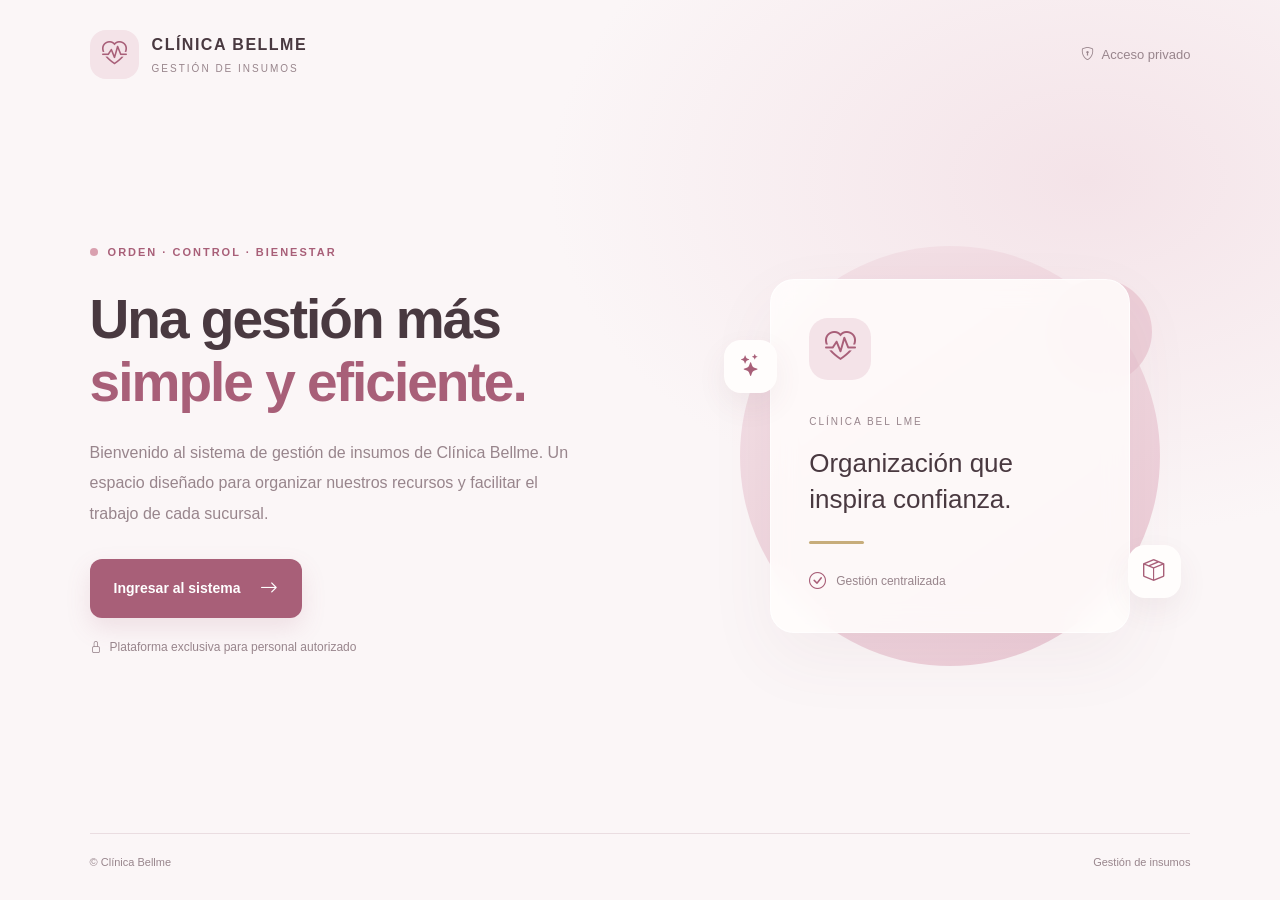
<file: index.html>
<!DOCTYPE html>
<html lang="es">
<head>
    <meta charset="UTF-8">
    <meta name="viewport" content="width=device-width, initial-scale=1.0">

    <title>Bienvenido | Clínica Bellme</title>

    <!-- Bootstrap -->
    <link href="https://cdn.jsdelivr.net/npm/bootstrap@5.3.3/dist/css/bootstrap.min.css"
          rel="stylesheet">

    <!-- Iconos -->
    <link rel="stylesheet"
          href="https://cdn.jsdelivr.net/npm/bootstrap-icons@1.11.3/font/bootstrap-icons.min.css">

    <!-- Nuestros estilos -->
    <link rel="stylesheet" href="Css/inicio.css">
    
</head>

<body class="inicio-bellme">

    <main class="bienvenida">

        <header class="bienvenida-header">
            <a href="index.html" class="marca-bellme">
                <span class="marca-icono">
                    <i class="bi bi-heart-pulse"></i>
                </span>

                <span class="marca-texto">
                    <strong>CLÍNICA BELLME</strong>
                    <small>GESTIÓN DE INSUMOS</small>
                </span>
            </a>

            <span class="acceso-privado">
                <i class="bi bi-shield-lock"></i>
                Acceso privado
            </span>
        </header>

        <section class="bienvenida-contenido">

            <div class="bienvenida-texto">

                <span class="bienvenida-etiqueta">
                    <span class="punto-decorativo"></span>
                    ORDEN · CONTROL · BIENESTAR
                </span>

                <h1>
                    Una gestión más
                    <span>simple y eficiente.</span>
                </h1>

                <p class="bienvenida-descripcion">
                    Bienvenido al sistema de gestión de insumos
                    de Clínica Bellme. Un espacio diseñado para
                    organizar nuestros recursos y facilitar el
                    trabajo de cada sucursal.
                </p>

                <a href="login.html" class="boton-ingresar">
                    Ingresar al sistema
                    <i class="bi bi-arrow-right"></i>
                </a>

                <p class="bienvenida-nota">
                    <i class="bi bi-lock"></i>
                    Plataforma exclusiva para personal autorizado
                </p>

            </div>

            <div class="bienvenida-visual" aria-hidden="true">

                <div class="visual-circulo visual-circulo-grande"></div>
                <div class="visual-circulo visual-circulo-pequeno"></div>

                <div class="visual-tarjeta">
                    <div class="visual-icono">
                        <i class="bi bi-heart-pulse"></i>
                    </div>

                    <span class="visual-subtitulo">
                        CLÍNICA BEL LME
                    </span>

                    <h2>Organización que inspira confianza.</h2>

                    <div class="visual-linea"></div>

                    <div class="visual-pie">
                        <i class="bi bi-check-circle"></i>
                        <span>Gestión centralizada</span>
                    </div>
                </div>

                <span class="detalle-flotante detalle-superior">
                    <i class="bi bi-stars"></i>
                </span>

                <span class="detalle-flotante detalle-inferior">
                    <i class="bi bi-box-seam"></i>
                </span>

            </div>

        </section>

        <footer class="bienvenida-footer">
            <span>© Clínica Bellme</span>
            <span>Gestión de insumos</span>
        </footer>

    </main>

</body>
</html>
</file>
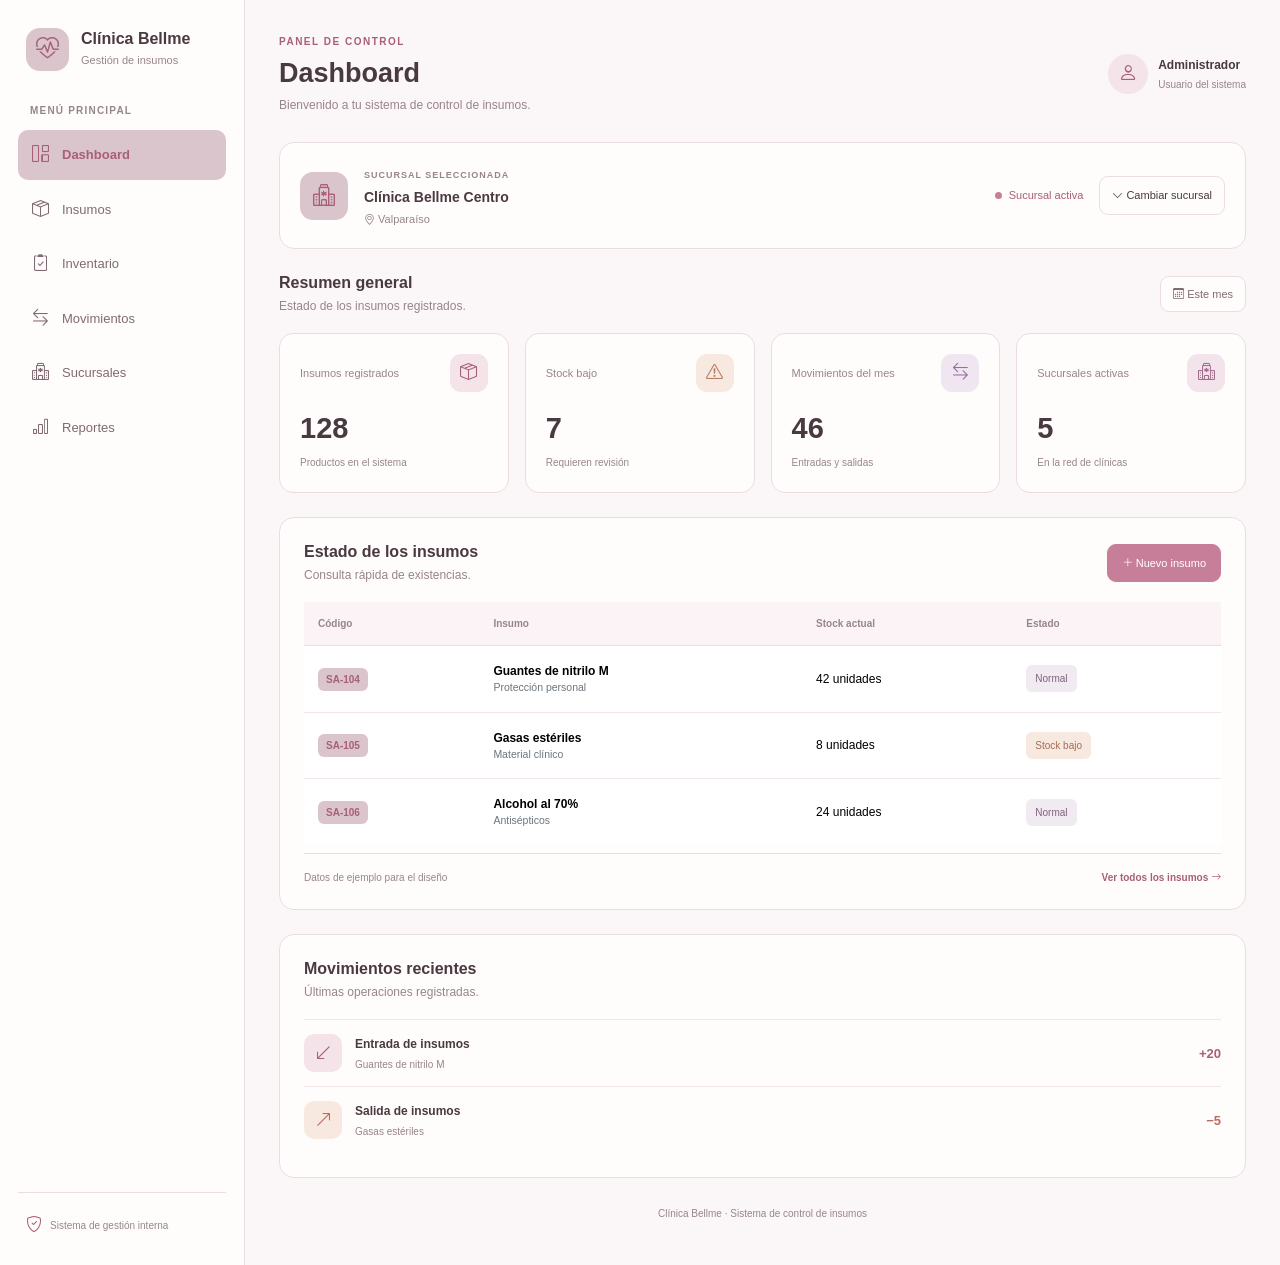
<file: dashboard.html>
<!DOCTYPE html>
<html lang="es">
<head>
    <meta charset="UTF-8">
    <meta name="viewport" content="width=device-width, initial-scale=1.0">

    <title>Control de Insumos | Clínica Bellme</title>

    <!-- Bootstrap 5 -->
    <link
        href="https://cdn.jsdelivr.net/npm/bootstrap@5.3.3/dist/css/bootstrap.min.css"
        rel="stylesheet"
    >

    <!-- Iconos -->
    <link
        href="https://cdn.jsdelivr.net/npm/bootstrap-icons@1.11.3/font/bootstrap-icons.min.css"
        rel="stylesheet"
    >

    <!-- Nuestros estilos -->
    <link rel="stylesheet" href="Css/dashboard.css">
</head>

<body>

<div class="app-container">

    <!-- MENÚ LATERAL -->
    <aside class="sidebar" id="sidebar">
        <!-- Botón para cerrar el menú móvil -->
        <div class="brand">
            <div class="brand-icon">
                <i class="bi bi-heart-pulse"></i>
            </div>

            <div class="brand-text">
                <h5>Clínica Bellme</h5>
                <small>Gestión de insumos</small>
            </div>
            <button class="menu-close" id="menuClose" type="button" aria-label="Cerrar menú de navegación">
                <i class="bi bi-x-lg"></i>
            </button>
        </div>

        <div class="menu-label">MENÚ PRINCIPAL</div>

        <nav class="nav flex-column">
            <a class="nav-link active" href="dashboard.html">
                <i class="bi bi-grid-1x2"></i>
                Dashboard
            </a>

            <a class="nav-link" href="insumos.html">
                <i class="bi bi-box-seam"></i>
                Insumos
            </a>

            <a class="nav-link" href="#">
                <i class="bi bi-clipboard2-check"></i>
                Inventario
            </a>

            <a class="nav-link" href="#">
                <i class="bi bi-arrow-left-right"></i>
                Movimientos
            </a>

            <a class="nav-link" href="#">
                <i class="bi bi-hospital"></i>
                Sucursales
            </a>

            <a class="nav-link" href="#">
                <i class="bi bi-bar-chart"></i>
                Reportes
            </a>
        </nav>

        <div class="sidebar-footer">
            <i class="bi bi-shield-check"></i>
            <span>Sistema de gestión interna</span>
        </div>
    </aside>

    <!-- CONTENIDO PRINCIPAL -->
    <main class="main-content">

        <!-- ENCABEZADO -->
        <header class="topbar">
            <button class="menu-toggle" id="menuToggle" type="button" aria-label="Abrir menú de navegación" aria-controls="sidebar" aria-expanded="false">
                <i class="bi bi-list"></i>
            </button>
            <div>
                <p class="eyebrow">PANEL DE CONTROL</p>
                <h2>Dashboard</h2>
                <p class="subtitle">
                    Bienvenido a tu sistema de control de insumos.
                </p>
            </div>

            <div class="user-profile">
                <div class="user-avatar">
                    <i class="bi bi-person"></i>
                </div>

                <div>
                    <strong>Administrador</strong>
                    <small>Usuario del sistema</small>
                </div>
            </div>
        </header>

        <!-- SELECTOR DE SUCURSAL -->
        <section class="branch-panel">
            <div class="branch-icon">
                <i class="bi bi-hospital"></i>
            </div>

            <div class="branch-info">
                <small>SUCURSAL SELECCIONADA</small>
                <h5>Clínica Bellme Centro</h5>
                <p>
                    <i class="bi bi-geo-alt"></i>
                    Valparaíso
                </p>
            </div>

            <div class="branch-status">
                <span class="status-dot"></span>
                Sucursal activa
            </div>

            <button class="btn btn-branch" type="button">
                <i class="bi bi-chevron-down"></i>
                Cambiar sucursal
            </button>
        </section>

        <!-- INDICADORES -->
        <section class="mt-4">
            <div class="section-heading">
                <div>
                    <h4>Resumen general</h4>
                    <p>Estado de los insumos registrados.</p>
                </div>

                <span class="period-label">
                    <i class="bi bi-calendar3"></i>
                    Este mes
                </span>
            </div>

            <div class="row g-3">

                <div class="col-12 col-sm-6 col-xl-3">
                    <div class="metric-card">
                        <div class="metric-top">
                            <span>Insumos registrados</span>
                            <div class="metric-icon icon-green">
                                <i class="bi bi-box-seam"></i>
                            </div>
                        </div>

                        <h3>128</h3>
                        <small>Productos en el sistema</small>
                    </div>
                </div>

                <div class="col-12 col-sm-6 col-xl-3">
                    <div class="metric-card">
                        <div class="metric-top">
                            <span>Stock bajo</span>
                            <div class="metric-icon icon-orange">
                                <i class="bi bi-exclamation-triangle"></i>
                            </div>
                        </div>

                        <h3>7</h3>
                        <small>Requieren revisión</small>
                    </div>
                </div>

                <div class="col-12 col-sm-6 col-xl-3">
                    <div class="metric-card">
                        <div class="metric-top">
                            <span>Movimientos del mes</span>
                            <div class="metric-icon icon-blue">
                                <i class="bi bi-arrow-left-right"></i>
                            </div>
                        </div>

                        <h3>46</h3>
                        <small>Entradas y salidas</small>
                    </div>
                </div>

                <div class="col-12 col-sm-6 col-xl-3">
                    <div class="metric-card">
                        <div class="metric-top">
                            <span>Sucursales activas</span>
                            <div class="metric-icon icon-purple">
                                <i class="bi bi-hospital"></i>
                            </div>
                        </div>

                        <h3>5</h3>
                        <small>En la red de clínicas</small>
                    </div>
                </div>

            </div>
        </section>

        <!-- TABLA DE INSUMOS -->
        <section class="content-panel mt-4">
            <div class="panel-heading">
                <div>
                    <h4>Estado de los insumos</h4>
                    <p>Consulta rápida de existencias.</p>
                </div>

                <button class="btn btn-primary-custom" type="button">
                    <i class="bi bi-plus-lg"></i>
                    Nuevo insumo
                </button>
            </div>

            <div class="table-responsive">
                <table class="table align-middle inventory-table">
                    <thead>
                        <tr>
                            <th>Código</th>
                            <th>Insumo</th>
                            <th>Stock actual</th>
                            <th>Estado</th>
                        </tr>
                    </thead>

                    <tbody>
                        <tr>
                            <td><span class="product-code">SA-104</span></td>
                            <td>
                                <strong>Guantes de nitrilo M</strong>
                                <small class="d-block text-secondary">
                                    Protección personal
                                </small>
                            </td>
                            <td>42 unidades</td>
                            <td>
                                <span class="stock-badge stock-normal">
                                    Normal
                                </span>
                            </td>
                        </tr>

                        <tr>
                            <td><span class="product-code">SA-105</span></td>
                            <td>
                                <strong>Gasas estériles</strong>
                                <small class="d-block text-secondary">
                                    Material clínico
                                </small>
                            </td>
                            <td>8 unidades</td>
                            <td>
                                <span class="stock-badge stock-low">
                                    Stock bajo
                                </span>
                            </td>
                        </tr>

                        <tr>
                            <td><span class="product-code">SA-106</span></td>
                            <td>
                                <strong>Alcohol al 70%</strong>
                                <small class="d-block text-secondary">
                                    Antisépticos
                                </small>
                            </td>
                            <td>24 unidades</td>
                            <td>
                                <span class="stock-badge stock-normal">
                                    Normal
                                </span>
                            </td>
                        </tr>
                    </tbody>
                </table>
            </div>

            <div class="table-footer">
                <span>Datos de ejemplo para el diseño</span>
                <a href="#">Ver todos los insumos
                    <i class="bi bi-arrow-right"></i>
                </a>
            </div>
        </section>

        <!-- MOVIMIENTOS RECIENTES -->
        <section class="content-panel mt-4">
            <div class="panel-heading">
                <div>
                    <h4>Movimientos recientes</h4>
                    <p>Últimas operaciones registradas.</p>
                </div>
            </div>

            <div class="movement-row">
                <div class="movement-icon entry">
                    <i class="bi bi-arrow-down-left"></i>
                </div>

                <div class="movement-info">
                    <strong>Entrada de insumos</strong>
                    <small>Guantes de nitrilo M</small>
                </div>

                <span class="movement-quantity quantity-entry">+20</span>
            </div>

            <div class="movement-row">
                <div class="movement-icon exit">
                    <i class="bi bi-arrow-up-right"></i>
                </div>

                <div class="movement-info">
                    <strong>Salida de insumos</strong>
                    <small>Gasas estériles</small>
                </div>

                <span class="movement-quantity quantity-exit">−5</span>
            </div>
        </section>

        <footer class="app-footer">
            Clínica Bellme · Sistema de control de insumos
        </footer>

    </main>
</div>

    <!-- JavaScript del menú hamburguesa -->
    <script src="Js/dashboard.js"></script>

</body>
</html>
</file>
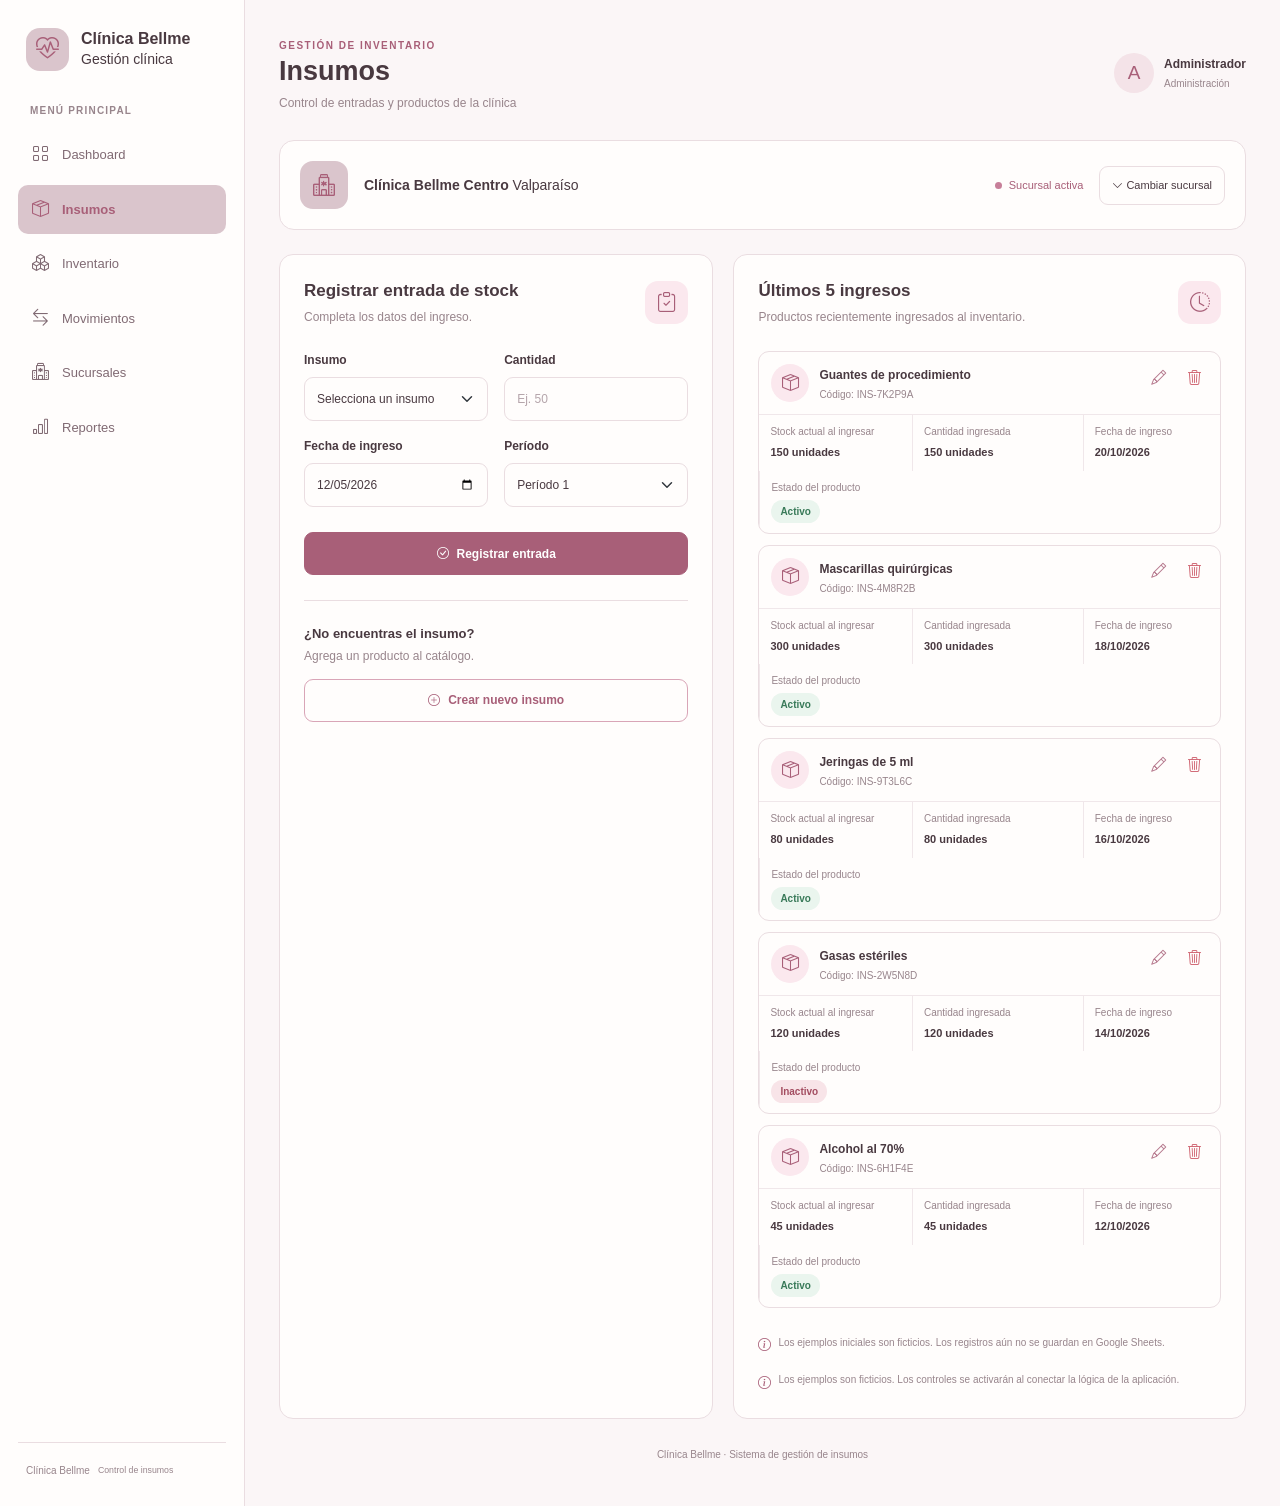
<file: insumos.html>
<!DOCTYPE html>
<html lang="es">
<head>
  <meta charset="UTF-8">
  <meta name="viewport" content="width=device-width, initial-scale=1.0">

  <title>Insumos | Clínica Bellme</title>

  <!-- Bootstrap -->
  <link
    href="https://cdn.jsdelivr.net/npm/bootstrap@5.3.3/dist/css/bootstrap.min.css"
    rel="stylesheet"
  >

  <!-- Iconos -->
  <link
    href="https://cdn.jsdelivr.net/npm/bootstrap-icons@1.11.3/font/bootstrap-icons.min.css"
    rel="stylesheet"
  >

  <!-- Estilos originales y estilos de Insumos -->
  <link rel="stylesheet" href="Css/dashboard.css">
  <link rel="stylesheet" href="Css/insumos.css">
</head>

<body>

  <div class="app-container">

    <!-- MENÚ LATERAL: MISMA ESTRUCTURA DEL DASHBOARD -->
    <aside class="sidebar" id="sidebar">

      <div class="brand">
        <!-- Conserva aquí el logo original del Dashboard -->
        <div class="brand-icon">
          <i class="bi bi-heart-pulse"></i>
        </div>

        <div class="brand-info">
          <h5>Clínica Bellme</h5>
          <span>Gestión clínica</span>
        </div>
        <button class="menu-close" id="menuClose" type="button" aria-label="Cerrar menú de navegación">
              <i class="bi bi-x-lg"></i>
        </button>
      </div>

      <div class="menu-label">MENÚ PRINCIPAL</div>

      <nav class="nav flex-column">

        <a class="nav-link" href="dashboard.html">
          <i class="bi bi-grid"></i>
          <span>Dashboard</span>
        </a>

        <a class="nav-link active" href="insumos.html">
          <i class="bi bi-box-seam"></i>
          <span>Insumos</span>
        </a>

        <a class="nav-link" href="inventario.html">
          <i class="bi bi-boxes"></i>
          <span>Inventario</span>
        </a>

        <a class="nav-link" href="movimientos.html">
          <i class="bi bi-arrow-left-right"></i>
          <span>Movimientos</span>
        </a>

        <a class="nav-link" href="sucursales.html">
          <i class="bi bi-hospital"></i>
          <span>Sucursales</span>
        </a>

        <a class="nav-link" href="reportes.html">
          <i class="bi bi-bar-chart"></i>
          <span>Reportes</span>
        </a>

      </nav>

      <div class="sidebar-footer">
        <span>Clínica Bellme</span>
        <small>Control de insumos</small>
      </div>

    </aside>

    <!-- CONTENIDO PRINCIPAL -->
    <main class="main-content">

      <!-- BARRA SUPERIOR: SIN CAMPANA DE NOTIFICACIONES -->
      <header class="topbar">
        <button class="menu-toggle" id="menuToggle" type="button" aria-label="Abrir menú de navegación" aria-controls="sidebar" aria-expanded="false">
                <i class="bi bi-list"></i>
        </button>
        <div>
          <span class="eyebrow">GESTIÓN DE INVENTARIO</span>
          <h2>Insumos</h2>
          <p class="subtitle">
            Control de entradas y productos de la clínica
          </p>
        </div>

        <div class="user-profile">
          <div class="user-avatar">A</div>

          <div>
            <strong id="nombreUsuario">Administrador</strong>
            <small>Administración</small>
          </div>
        </div>

      </header>

      <!-- SUCURSAL: MISMO TIPO DE PANEL DEL DASHBOARD -->
      <section class="branch-panel">

        <div class="branch-icon">
          <i class="bi bi-hospital"></i>
        </div>

        <div class="branch-info">
          <strong>Clínica Bellme Centro</strong>
          <span>Valparaíso</span>
        </div>

        <div class="branch-status">
          <span class="status-dot"></span>
          Sucursal activa
        </div>

        <button
          type="button"
          class="btn-branch"
          id="btnCambiarSucursal"
        >
          <i class="bi bi-chevron-down"></i>
          Cambiar sucursal
        </button>

      </section>

      <!-- DISTRIBUCIÓN EN DOS COLUMNAS -->
      <section class="insumos-layout">

        <!-- COLUMNA IZQUIERDA -->
        <div class="content-panel panel-entrada">

          <div class="panel-heading insumos-panel-heading">
            <div>
                <h5>Registrar entrada de stock</h5>
                <p>Completa los datos del ingreso.</p>
            </div>
            
            <div class="form-section-icon">
                <i class="bi bi-clipboard-check"></i>
            </div>
          </div>

          <form id="formularioEntrada">

            <div class="row g-3">

              <div class="col-12 col-md-6">
                <label for="insumoEntrada" class="form-label">
                  Insumo
                </label>

                <select
                  class="form-select"
                  id="insumoEntrada"
                  required
                >
                  <option value="">Selecciona un insumo</option>
                </select>
              </div>

              <div class="col-12 col-md-6">
                <label for="cantidadEntrada" class="form-label">
                  Cantidad
                </label>

                <input
                  type="number"
                  class="form-control"
                  id="cantidadEntrada"
                  min="1"
                  step="1"
                  placeholder="Ej. 50"
                  required
                >
              </div>

              <div class="col-12 col-md-6">
                <label for="fechaEntrada" class="form-label">
                  Fecha de ingreso
                </label>

                <input
                  type="date"
                  class="form-control"
                  id="fechaEntrada"
                  required
                >
              </div>

              <div class="col-12 col-md-6">
                <label for="periodoEntrada" class="form-label">
                  Período
                </label>

                <select
                  class="form-select"
                  id="periodoEntrada"
                  required
                >
                  <option value="1">Período 1</option>
                  <option value="2">Período 2</option>
                </select>
              </div>

            </div>

            <div
              id="mensajeEntrada"
              class="form-message"
              role="status"
              aria-live="polite"
            ></div>

            <div class="form-actions entrada-actions">
              <button
                type="submit"
                class="btn btn-primary-custom w-100"
              >
                <i class="bi bi-check-circle me-2"></i>
                Registrar entrada
              </button>
            </div>

          </form>

          <div class="form-divider"></div>

          <!-- CREAR NUEVO INSUMO -->
          <div class="crear-insumo-action">

            <div>
              <h6>¿No encuentras el insumo?</h6>
              <p>Agrega un producto al catálogo.</p>
            </div>

            <button
              type="button"
              class="btn btn-outline-custom"
              id="btnMostrarFormulario"
              aria-expanded="false"
              aria-controls="contenedorNuevoInsumo"
            >
              <i class="bi bi-plus-circle me-2"></i>
              Crear nuevo insumo
            </button>

          </div>

          <div id="contenedorNuevoInsumo" hidden>

            <div class="form-divider"></div>

            <div class="panel-heading">
              <div>
                <h5>Nuevo insumo</h5>
                <p>Completa la información del producto.</p>
              </div>
            </div>

            <form id="formularioProducto">

              <div class="mb-3">
                <label for="nombreInsumo" class="form-label">
                  Nombre del insumo
                </label>

                <input
                  type="text"
                  class="form-control"
                  id="nombreInsumo"
                  maxlength="100"
                  placeholder="Ej. Guantes de procedimiento"
                  required
                >
              </div>

              <div class="mb-3">
                <label for="stockInicial" class="form-label">
                  Stock inicial
                </label>

                <input
                  type="number"
                  class="form-control"
                  id="stockInicial"
                  min="0"
                  step="1"
                  value="0"
                  required
                >
              </div>

              <div class="mb-3">
                <label for="estadoInsumo" class="form-label">
                  Estado del producto
                </label>

                <select
                  class="form-select"
                  id="estadoInsumo"
                  required
                >
                  <option value="activo">Activo</option>
                  <option value="inactivo">Inactivo</option>
                </select>
              </div>

              <div
                id="mensajeProducto"
                class="form-message"
                role="status"
                aria-live="polite"
              ></div>

              <div class="form-actions">

                <button
                  type="button"
                  class="btn btn-secondary-custom"
                  id="btnCancelarInsumo"
                >
                  Cancelar
                </button>

                <button
                  type="submit"
                  class="btn btn-primary-custom"
                >
                  <i class="bi bi-check-circle me-2"></i>
                  Guardar insumo
                </button>

              </div>

            </form>

          </div>

        </div>

        <!-- COLUMNA DERECHA -->
        <div class="content-panel panel-ultimos-ingresos">

          <div class="panel-heading insumos-panel-heading">
            <div>
              <h5>Últimos 5 ingresos</h5>
              <p>Productos recientemente ingresados al inventario.</p>
            </div>

            <div class="form-section-icon">
                <i class="bi bi-clock-history"></i>
              </div>
          </div>

          <div
            id="listaUltimosInsumos"
            class="recent-products"
            aria-live="polite"
          >

            <!-- Datos ficticios de presentación.
                 JavaScript podrá reemplazarlos por registros reales. -->

            <article class="recent-product">

              <div class="recent-product-header">
                <div class="recent-product-icon">
                  <i class="bi bi-box-seam"></i>
                </div>

                <div class="recent-product-info">
                  <strong class="recent-product-name">
                    Guantes de procedimiento
                  </strong>
                  <span class="recent-product-code">
                    Código: INS-7K2P9A
                  </span>
                </div>

                <div class="recent-product-actions">
                  <button
                    type="button"
                    class="icon-action edit-action"
                    aria-label="Editar Guantes de procedimiento"
                    title="Editar"
                    disabled
                  >
                    <i class="bi bi-pencil"></i>
                  </button>

                  <button
                    type="button"
                    class="icon-action delete-action"
                    aria-label="Eliminar Guantes de procedimiento"
                    title="Eliminar"
                    disabled
                  >
                    <i class="bi bi-trash3"></i>
                  </button>
                </div>
              </div>

              <div class="recent-product-details">

                <div>
                  <span>Stock actual</span>
                  <strong>150 unidades</strong>
                </div>

                <div>
                  <span>Fecha de ingreso</span>
                  <strong>20/10/2026</strong>
                </div>

                <div>
                  <span>Estado del producto</span>
                  <strong class="product-status">Activo</strong>
                </div>

              </div>

            </article>

            <article class="recent-product">

              <div class="recent-product-header">
                <div class="recent-product-icon">
                  <i class="bi bi-box-seam"></i>
                </div>

                <div class="recent-product-info">
                  <strong class="recent-product-name">
                    Mascarillas quirúrgicas
                  </strong>
                  <span class="recent-product-code">
                    Código: INS-4M8R2B
                  </span>
                </div>

                <div class="recent-product-actions">
                  <button type="button" class="icon-action edit-action"
                    aria-label="Editar Mascarillas quirúrgicas"
                    title="Editar" disabled>
                    <i class="bi bi-pencil"></i>
                  </button>
                  <button type="button" class="icon-action delete-action"
                    aria-label="Eliminar Mascarillas quirúrgicas"
                    title="Eliminar" disabled>
                    <i class="bi bi-trash3"></i>
                  </button>
                </div>
              </div>

              <div class="recent-product-details">
                <div>
                  <span>Stock actual</span>
                  <strong>300 unidades</strong>
                </div>
                <div>
                  <span>Fecha de ingreso</span>
                  <strong>18/10/2026</strong>
                </div>
                <div>
                  <span>Estado del producto</span>
                  <strong class="product-status">Activo</strong>
                </div>
              </div>

            </article>

            <article class="recent-product">

              <div class="recent-product-header">
                <div class="recent-product-icon">
                  <i class="bi bi-box-seam"></i>
                </div>

                <div class="recent-product-info">
                  <strong class="recent-product-name">
                    Jeringas de 5 ml
                  </strong>
                  <span class="recent-product-code">
                    Código: INS-9T3L6C
                  </span>
                </div>

                <div class="recent-product-actions">
                  <button type="button" class="icon-action edit-action"
                    aria-label="Editar Jeringas de 5 ml"
                    title="Editar" disabled>
                    <i class="bi bi-pencil"></i>
                  </button>
                  <button type="button" class="icon-action delete-action"
                    aria-label="Eliminar Jeringas de 5 ml"
                    title="Eliminar" disabled>
                    <i class="bi bi-trash3"></i>
                  </button>
                </div>
              </div>

              <div class="recent-product-details">
                <div>
                  <span>Stock actual</span>
                  <strong>80 unidades</strong>
                </div>
                <div>
                  <span>Fecha de ingreso</span>
                  <strong>16/10/2026</strong>
                </div>
                <div>
                  <span>Estado del producto</span>
                  <strong class="product-status">Activo</strong>
                </div>
              </div>

            </article>

            <article class="recent-product">

              <div class="recent-product-header">
                <div class="recent-product-icon">
                  <i class="bi bi-box-seam"></i>
                </div>

                <div class="recent-product-info">
                  <strong class="recent-product-name">
                    Gasas estériles
                  </strong>
                  <span class="recent-product-code">
                    Código: INS-2W5N8D
                  </span>
                </div>

                <div class="recent-product-actions">
                  <button type="button" class="icon-action edit-action"
                    aria-label="Editar Gasas estériles"
                    title="Editar" disabled>
                    <i class="bi bi-pencil"></i>
                  </button>
                  <button type="button" class="icon-action delete-action"
                    aria-label="Eliminar Gasas estériles"
                    title="Eliminar" disabled>
                    <i class="bi bi-trash3"></i>
                  </button>
                </div>
              </div>

              <div class="recent-product-details">
                <div>
                  <span>Stock actual</span>
                  <strong>120 unidades</strong>
                </div>
                <div>
                  <span>Fecha de ingreso</span>
                  <strong>14/10/2026</strong>
                </div>
                <div>
                  <span>Estado del producto</span>
                  <strong class="product-status inactive">Inactivo</strong>
                </div>
              </div>

            </article>

            <article class="recent-product">

              <div class="recent-product-header">
                <div class="recent-product-icon">
                  <i class="bi bi-box-seam"></i>
                </div>

                <div class="recent-product-info">
                  <strong class="recent-product-name">
                    Alcohol al 70%
                  </strong>
                  <span class="recent-product-code">
                    Código: INS-6H1F4E
                  </span>
                </div>

                <div class="recent-product-actions">
                  <button type="button" class="icon-action edit-action"
                    aria-label="Editar Alcohol al 70%"
                    title="Editar" disabled>
                    <i class="bi bi-pencil"></i>
                  </button>
                  <button type="button" class="icon-action delete-action"
                    aria-label="Eliminar Alcohol al 70%"
                    title="Eliminar" disabled>
                    <i class="bi bi-trash3"></i>
                  </button>
                </div>
              </div>

              <div class="recent-product-details">
                <div>
                  <span>Stock actual</span>
                  <strong>45 unidades</strong>
                </div>
                <div>
                  <span>Fecha de ingreso</span>
                  <strong>12/10/2026</strong>
                </div>
                <div>
                  <span>Estado del producto</span>
                  <strong class="product-status">Activo</strong>
                </div>
              </div>

            </article>

          </div>

          <div class="recent-products-footer">
            <i class="bi bi-info-circle"></i>
            Los ejemplos son ficticios. Los controles se activarán al
            conectar la lógica de la aplicación.
          </div>

        </div>

      </section>

      <footer class="app-footer">
        Clínica Bellme · Sistema de gestión de insumos
      </footer>

    </main>

  </div>

  <!-- JavaScript -->
  <script src="Js/insumos.js"></script>

</body>
</html>
</file>
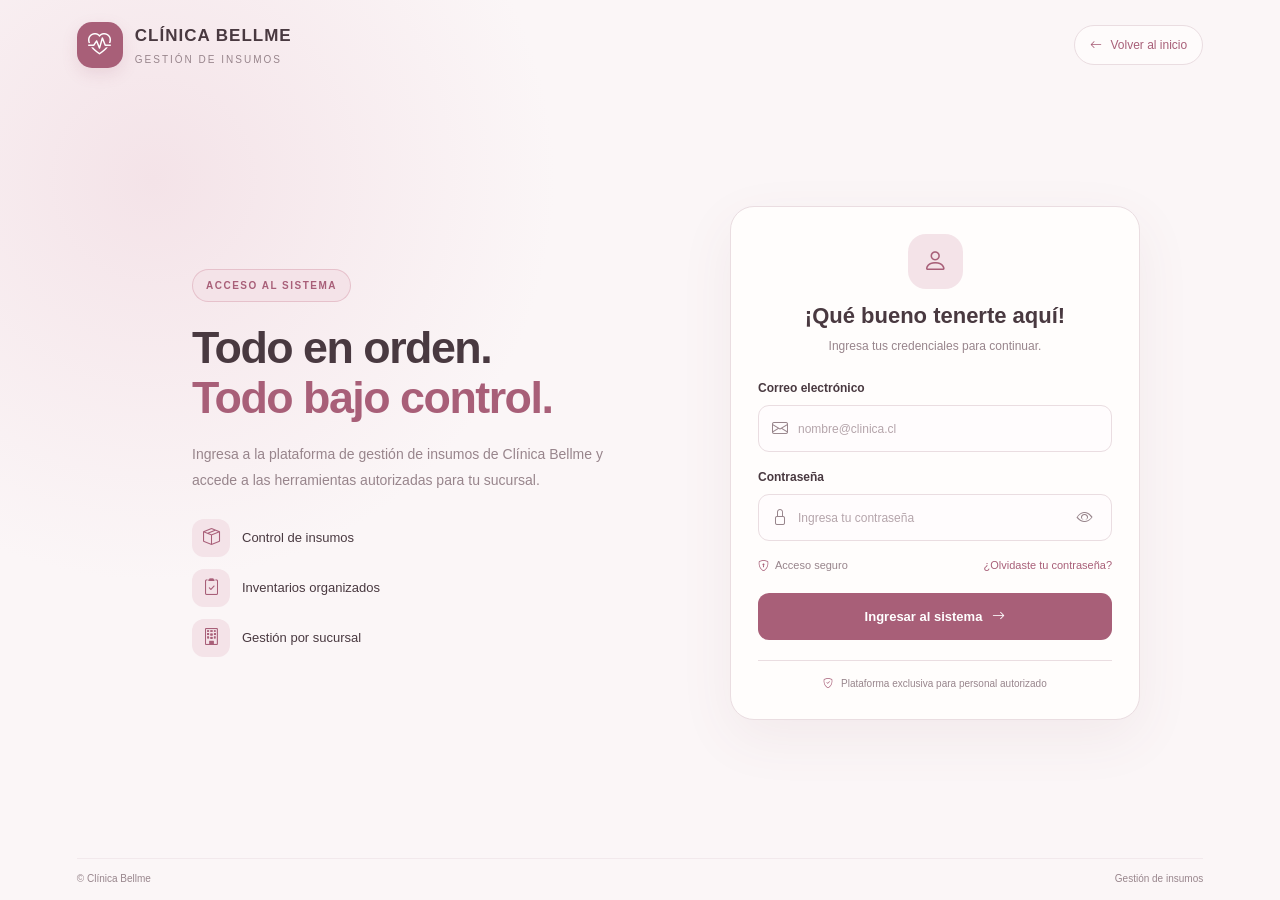
<file: login.html>
<!DOCTYPE html>
<html lang="es">
<head>
    <meta charset="UTF-8">
    <meta name="viewport" content="width=device-width, initial-scale=1.0">

    <title>Iniciar sesión | Clínica Bellme</title>

    <!-- Bootstrap -->
    <link href="https://cdn.jsdelivr.net/npm/bootstrap@5.3.3/dist/css/bootstrap.min.css"
          rel="stylesheet">

    <!-- Iconos -->
    <link rel="stylesheet"
          href="https://cdn.jsdelivr.net/npm/bootstrap-icons@1.11.3/font/bootstrap-icons.min.css">

    <!-- Estilos del login -->
    <link rel="stylesheet" href="Css/login.css">
</head>

<body class="login-bellme">

    <main class="login-pagina">

        <header class="login-header">
            <a href="index.html" class="login-marca">
                <span class="login-marca-icono">
                    <i class="bi bi-heart-pulse"></i>
                </span>

                <span class="login-marca-texto">
                    <strong>CLÍNICA BELLME</strong>
                    <small>GESTIÓN DE INSUMOS</small>
                </span>
            </a>

            <a href="index.html" class="login-volver">
                <i class="bi bi-arrow-left"></i>
                <span>Volver al inicio</span>
            </a>
        </header>

        <section class="login-contenido">
            <div class="login-presentacion">
                <span class="login-etiqueta">
                    ACCESO AL SISTEMA
                </span>

                <h1>
                    Todo en orden.
                    <span>Todo bajo control.</span>
                </h1>

                <p>
                    Ingresa a la plataforma de gestión de insumos
                    de Clínica Bellme y accede a las herramientas
                    autorizadas para tu sucursal.
                </p>

                <div class="login-beneficios">
                    <div>
                        <span class="login-beneficio-icono">
                            <i class="bi bi-box-seam"></i>
                        </span>
                        <span>Control de insumos</span>
                    </div>

                    <div>
                        <span class="login-beneficio-icono">
                            <i class="bi bi-clipboard2-check"></i>
                        </span>
                        <span>Inventarios organizados</span>
                    </div>

                    <div>
                        <span class="login-beneficio-icono">
                            <i class="bi bi-building"></i>
                        </span>
                        <span>Gestión por sucursal</span>
                    </div>
                </div>
            </div>

            <div class="login-formulario-contenedor">
                <div class="login-formulario-encabezado">
                    <div class="login-avatar">
                        <i class="bi bi-person"></i>
                    </div>

                    <h2>¡Qué bueno tenerte aquí!</h2>

                    <p>Ingresa tus credenciales para continuar.</p>
                </div>

                <form id="formularioLogin">

                    <div class="login-campo">
                        <label for="correo">Correo electrónico</label>

                        <div class="login-input-contenedor">
                            <i class="bi bi-envelope"></i>

                            <input
                                type="email"
                                id="correo"
                                name="correo"
                                placeholder="nombre@clinica.cl"
                                autocomplete="username"
                                required
                            >
                        </div>
                    </div>

                    <div class="login-campo">
                        <label for="contrasena">Contraseña</label>

                        <div class="login-input-contenedor">
                            <i class="bi bi-lock"></i>

                            <input
                                type="password"
                                id="contrasena"
                                name="contrasena"
                                placeholder="Ingresa tu contraseña"
                                autocomplete="current-password"
                                required
                            >

                            <button
                                type="button"
                                class="login-ver-contrasena"
                                id="verContrasena"
                                aria-label="Mostrar contraseña"
                            >
                                <i class="bi bi-eye"></i>
                            </button>
                        </div>
                    </div>

                    <div class="login-opciones">
                        <span class="login-recordatorio">
                            <i class="bi bi-shield-lock"></i>
                            Acceso seguro
                        </span>

                        <a href="#" id="enlaceRecuperar">
                            ¿Olvidaste tu contraseña?
                        </a>
                    </div>

                    <button type="submit" class="login-boton">
                        Ingresar al sistema
                        <i class="bi bi-arrow-right"></i>
                    </button>

                    <p id="mensajeLogin" class="login-mensaje"
                       role="status" aria-live="polite"></p>

                </form>

                <div class="login-pie-formulario">
                    <i class="bi bi-shield-check"></i>
                    Plataforma exclusiva para personal autorizado
                </div>

            </div>

        </section>

        <footer class="login-footer">
            <span>© Clínica Bellme</span>
            <span>Gestión de insumos</span>
        </footer>

    </main>


    <script src="Js/login.js"></script>

</body>
</html>
</file>
<file: Css/inicio.css>
/* =====================================
   PÁGINA DE BIENVENIDA - CLÍNICA BELLME
   ===================================== */

   .inicio-bellme {
    margin: 0;
    min-height: 100vh;
    background:
        radial-gradient(ellipse at 85% 20%, #F4E3E8 0%, transparent 35%),
        var(--fondo, #FBF6F7);
    color: var(--texto, #493940);
    font-family: "Segoe UI", Arial, sans-serif;
}

.inicio-bellme * {
    box-sizing: border-box;
}

.inicio-bellme .bienvenida {
    width: 100%;
    max-width: 1600px;
    min-height: 100vh;
    margin: 0 auto;
    padding: 30px 7%;
    display: flex;
    flex-direction: column;
}

.inicio-bellme .bienvenida-header,
.inicio-bellme .bienvenida-footer {
    display: flex;
    align-items: center;
    justify-content: space-between;
    gap: 20px;
}

.inicio-bellme .marca-bellme {
    display: inline-flex;
    align-items: center;
    gap: 13px;
    color: var(--texto, #493940);
    text-decoration: none;
}

.inicio-bellme .marca-icono {
    width: 49px;
    height: 49px;
    display: grid;
    place-items: center;
    border-radius: 16px;
    background: var(--verde-suave, #F4E3E8);
    color: var(--verde-oscuro, #A85F78);
    font-size: 25px;
}

.inicio-bellme .marca-texto {
    display: flex;
    flex-direction: column;
    gap: 4px;
}

.inicio-bellme .marca-texto strong {
    font-size: 16px;
    letter-spacing: 1.5px;
}

.inicio-bellme .marca-texto small {
    color: var(--texto-suave, #98858C);
    font-size: 10px;
    letter-spacing: 2px;
}

.inicio-bellme .acceso-privado {
    display: flex;
    align-items: center;
    gap: 8px;
    color: var(--texto-suave, #98858C);
    font-size: 13px;
}

.inicio-bellme .bienvenida-contenido {
    flex: 1;
    display: grid;
    grid-template-columns: 1.05fr 0.95fr;
    align-items: center;
    gap: clamp(35px, 7vw, 110px);
    padding: 65px 0;
}

.inicio-bellme .bienvenida-etiqueta {
    display: inline-flex;
    align-items: center;
    gap: 10px;
    color: var(--verde-oscuro, #A85F78);
    font-size: 11px;
    font-weight: 700;
    letter-spacing: 2px;
}

.inicio-bellme .punto-decorativo {
    width: 8px;
    height: 8px;
    border-radius: 50%;
    background: var(--verde, #D9A0AF);
}

.inicio-bellme .bienvenida-texto h1 {
    margin: 25px 0;
    max-width: 620px;
    font-size: clamp(38px, 4.3vw, 64px);
    line-height: 1.13;
    letter-spacing: -2px;
    font-weight: 600;
}

.inicio-bellme .bienvenida-texto h1 span {
    display: block;
    color: var(--verde-oscuro, #A85F78);
}

.inicio-bellme .bienvenida-descripcion {
    max-width: 490px;
    color: var(--texto-suave, #98858C);
    font-size: 16px;
    line-height: 1.9;
    margin-bottom: 30px;
}

.inicio-bellme .boton-ingresar {
    display: inline-flex;
    justify-content: center;
    align-items: center;
    gap: 20px;
    padding: 16px 24px;
    border-radius: 12px;
    background: var(--verde-oscuro, #A85F78);
    color: #FFFFFF;
    font-size: 14px;
    font-weight: 600;
    text-decoration: none;
    box-shadow: 0 10px 24px #A85F7826;
    transition: transform 0.2s ease, box-shadow 0.2s ease;
}

.inicio-bellme .boton-ingresar:hover {
    color: #FFFFFF;
    transform: translateY(-2px);
    box-shadow: 0 14px 28px #A85F7833;
}

.inicio-bellme .boton-ingresar i {
    font-size: 18px;
}

.inicio-bellme .bienvenida-nota {
    display: flex;
    align-items: center;
    gap: 8px;
    margin-top: 20px;
    color: var(--texto-suave, #98858C);
    font-size: 12px;
}

.inicio-bellme .bienvenida-visual {
    position: relative;
    min-height: 430px;
    display: grid;
    place-items: center;
}

.inicio-bellme .visual-circulo {
    position: absolute;
    border-radius: 50%;
}

.inicio-bellme .visual-circulo-grande {
    width: min(36vw, 420px);
    aspect-ratio: 1;
    background: linear-gradient(145deg, #F4E3E8, #EBCAD5);
}

.inicio-bellme .visual-circulo-pequeno {
    width: 105px;
    height: 105px;
    top: 9%;
    right: 8%;
    background: #E8C4CF;
    opacity: 0.7;
}

.inicio-bellme .visual-tarjeta {
    z-index: 1;
    width: min(100%, 360px);
    padding: 38px;
    border: 1px solid #FFFFFFB8;
    border-radius: 24px;
    background: #FFFDFCDE;
    box-shadow: 0 25px 70px #6F46500F;
    backdrop-filter: blur(12px);
}

.inicio-bellme .visual-icono {
    display: grid;
    place-items: center;
    width: 62px;
    height: 62px;
    margin-bottom: 28px;
    border-radius: 19px;
    background: var(--verde-suave, #F4E3E8);
    color: var(--verde-oscuro, #A85F78);
    font-size: 31px;
}

.inicio-bellme .visual-subtitulo {
    color: var(--texto-suave, #98858C);
    font-size: 10px;
    letter-spacing: 2px;
}

.inicio-bellme .visual-tarjeta h2 {
    margin: 13px 0 24px;
    font-size: 26px;
    line-height: 1.4;
    font-weight: 500;
}

.inicio-bellme .visual-linea {
    width: 55px;
    height: 3px;
    border-radius: 5px;
    background: var(--dorado, #C7AD7B);
}

.inicio-bellme .visual-pie {
    display: flex;
    align-items: center;
    gap: 10px;
    margin-top: 24px;
    color: var(--texto-suave, #98858C);
    font-size: 12px;
}

.inicio-bellme .visual-pie i {
    color: var(--verde-oscuro, #A85F78);
    font-size: 17px;
}

.inicio-bellme .detalle-flotante {
    position: absolute;
    z-index: 2;
    display: grid;
    place-items: center;
    width: 53px;
    height: 53px;
    border-radius: 17px;
    background: #FFFDFC;
    color: var(--verde-oscuro, #A85F78);
    box-shadow: 0 12px 30px #6F465012;
    font-size: 22px;
}

.inicio-bellme .detalle-superior {
    top: 23%;
    left: 3%;
}

.inicio-bellme .detalle-inferior {
    right: 2%;
    bottom: 17%;
}

.inicio-bellme .bienvenida-footer {
    padding-top: 20px;
    border-top: 1px solid var(--borde, #EADDE1);
    color: var(--texto-suave, #98858C);
    font-size: 11px;
}

/* Adaptación para tablets y celulares */

@media (max-width: 900px) {
    .inicio-bellme .bienvenida {
        padding: 25px 5%;
    }

    .inicio-bellme .bienvenida-contenido {
        grid-template-columns: 1fr 0.85fr;
        gap: 25px;
    }

    .inicio-bellme .visual-tarjeta {
        padding: 27px;
    }

    .inicio-bellme .visual-tarjeta h2 {
        font-size: 22px;
    }
}

@media (max-width: 650px) {
    .inicio-bellme .bienvenida {
        padding: 22px 6%;
    }

    .inicio-bellme .acceso-privado {
        font-size: 0;
    }

    .inicio-bellme .acceso-privado i {
        font-size: 19px;
    }

    .inicio-bellme .bienvenida-contenido {
        grid-template-columns: 1fr;
        gap: 20px;
        padding: 60px 0 35px;
    }

    .inicio-bellme .bienvenida-texto h1 {
        font-size: clamp(38px, 10vw, 50px);
        letter-spacing: -1.5px;
    }

    .inicio-bellme .bienvenida-descripcion {
        font-size: 14px;
    }

    .inicio-bellme .bienvenida-visual {
        min-height: 350px;
    }

    .inicio-bellme .visual-circulo-grande {
        width: min(75vw, 340px);
    }

    .inicio-bellme .visual-tarjeta {
        width: min(100%, 320px);
    }

    .inicio-bellme .bienvenida-footer {
        gap: 10px;
        flex-wrap: wrap;
    }
}

@media (prefers-reduced-motion: reduce) {
    .inicio-bellme .boton-ingresar {
        transition: none;
    }
}
</file>
<file: Css/dashboard.css>
/* =====================================
   PALETA ROSADA - CLÍNICA BELLMЕ
   ===================================== */

  
:root {
    --verde: #f4c7d3;
    --verde-oscuro: #A85F78;
    --verde-suave: #dac5cc;
    --fondo: #FBF6F7;
    --blanco: #FFFDFC;
    --texto: #493940;
    --texto-suave: #98858C;
    --borde: #EADDE1;
    --dorado: #C7AD7B;
}

* {
    box-sizing: border-box;
}

body {
    margin: 0;
    background: var(--fondo);
    color: var(--texto);
    font-family: "Segoe UI", Arial, sans-serif;
    font-size: 14px;
}

.app-container {
    min-height: 100vh;
    display: flex;
}

/* MENÚ LATERAL */

.sidebar {
    width: 245px;
    min-height: 100vh;
    background: var(--blanco);
    border-right: 1px solid var(--borde);
    padding: 28px 18px;
    display: flex;
    flex-direction: column;
    flex-shrink: 0;
}

.brand {
    display: flex;
    align-items: center;
    gap: 12px;
    padding: 0 8px 32px;
}

.brand-icon {
    width: 43px;
    height: 43px;
    background: var(--verde-suave);
    color: var(--verde-oscuro);
    border-radius: 14px;
    display: grid;
    place-items: center;
    font-size: 23px;
}

.brand h5 {
    margin: 0;
    font-size: 16px;
    font-weight: 700;
}

.brand small {
    color: var(--texto-suave);
    font-size: 11px;
}

.menu-label {
    color: var(--texto-suave);
    font-size: 10px;
    letter-spacing: 1.2px;
    font-weight: 700;
    padding: 0 12px 12px;
}

.sidebar .nav-link {
    color: #806A73;
    display: flex;
    align-items: center;
    gap: 13px;
    padding: 12px 14px;
    margin-bottom: 5px;
    border-radius: 10px;
    font-size: 13px;
    transition: 0.2s;
}

.sidebar .nav-link i {
    font-size: 17px;
}

.sidebar .nav-link:hover,
.sidebar .nav-link.active {
    background: var(--verde-suave);
    color: var(--verde-oscuro);
}

.sidebar .nav-link.active {
    font-weight: 600;
}

.sidebar-footer {
    margin-top: auto;
    padding: 20px 8px 0;
    border-top: 1px solid var(--borde);
    display: flex;
    gap: 8px;
    align-items: center;
    color: var(--texto-suave);
    font-size: 10px;
}

.sidebar-footer i {
    color: var(--verde-oscuro);
    font-size: 16px;
}

/* CONTENIDO PRINCIPAL */

.main-content {
    min-width: 0;
    flex: 1;
    padding: 34px;
    max-width: 1800px;
}

.topbar {
    display: flex;
    justify-content: space-between;
    align-items: center;
    gap: 20px;
    margin-bottom: 28px;
}

.eyebrow {
    color: var(--verde-oscuro);
    letter-spacing: 1.5px;
    font-weight: 700;
    font-size: 10px;
    margin-bottom: 8px;
}

.topbar h2 {
    font-size: 27px;
    font-weight: 700;
    margin: 0 0 7px;
}

.subtitle,
.section-heading p,
.panel-heading p {
    color: var(--texto-suave);
    margin: 0;
    font-size: 12px;
}

.user-profile {
    display: flex;
    align-items: center;
    gap: 10px;
}

.user-avatar {
    height: 40px;
    width: 40px;
    border-radius: 50%;
    display: grid;
    place-items: center;
    background: #F4E3E8;
    color: var(--verde-oscuro);
    font-size: 19px;
}

.user-profile strong,
.user-profile small {
    display: block;
}

.user-profile strong {
    font-size: 12px;
}

.user-profile small {
    color: var(--texto-suave);
    font-size: 10px;
    margin-top: 3px;
}

/* PANEL DE SUCURSAL */

.branch-panel {
    background: var(--blanco);
    border: 1px solid var(--borde);
    border-radius: 15px;
    padding: 20px;
    display: flex;
    align-items: center;
    gap: 16px;
    flex-wrap: wrap;
}

.branch-icon {
    width: 48px;
    height: 48px;
    border-radius: 13px;
    background: var(--verde-suave);
    color: var(--verde-oscuro);
    display: grid;
    place-items: center;
    font-size: 22px;
}

.branch-info {
    flex: 1;
    min-width: 160px;
}

.branch-info > small {
    color: var(--texto-suave);
    font-size: 9px;
    letter-spacing: 1px;
    font-weight: 700;
}

.branch-info h5 {
    font-size: 14px;
    font-weight: 700;
    margin: 5px 0;
}

.branch-info p {
    margin: 0;
    color: var(--texto-suave);
    font-size: 11px;
}

.branch-status {
    color: var(--verde-oscuro);
    font-size: 11px;
    display: flex;
    align-items: center;
    gap: 7px;
}

.status-dot {
    width: 7px;
    height: 7px;
    border-radius: 50%;
    background: #C77F99;
}

.btn-branch {
    border: 1px solid var(--borde);
    background: var(--blanco);
    border-radius: 9px;
    color: var(--texto);
    font-size: 11px;
    padding: 10px 12px;
}

.btn-branch:hover {
    background: var(--verde-suave);
}

/* ENCABEZADOS */

.section-heading,
.panel-heading {
    display: flex;
    justify-content: space-between;
    align-items: center;
    gap: 16px;
    margin-bottom: 18px;
}

.section-heading h4,
.panel-heading h4 {
    font-size: 16px;
    font-weight: 700;
    margin: 0 0 5px;
}

.period-label {
    color: #806A73;
    border: 1px solid var(--borde);
    background: var(--blanco);
    border-radius: 9px;
    padding: 9px 12px;
    font-size: 11px;
}

/* TARJETAS DE INDICADORES */

.metric-card {
    height: 100%;
    padding: 20px;
    background: var(--blanco);
    border: 1px solid var(--borde);
    border-radius: 14px;
    transition: transform 0.2s, box-shadow 0.2s;
}

.metric-card:hover {
    transform: translateY(-2px);
    box-shadow: 0 8px 24px rgba(110, 65, 83, 0.07);
}

.metric-top {
    display: flex;
    justify-content: space-between;
    align-items: center;
    gap: 8px;
    color: var(--texto-suave);
    font-size: 11px;
}

.metric-icon {
    height: 38px;
    width: 38px;
    border-radius: 11px;
    display: grid;
    place-items: center;
    font-size: 17px;
}

.icon-green {
    background: #F4E3E8;
    color: #A85F78;
}

.icon-orange {
    background: #F8E9E0;
    color: #B77C65;
}

.icon-blue {
    background: #F0E6F2;
    color: #92719A;
}

.icon-purple {
    background: #F3E4EC;
    color: #A56B8C;
}

.metric-card h3 {
    margin: 19px 0 5px;
    font-size: 29px;
    font-weight: 700;
}

.metric-card > small {
    color: var(--texto-suave);
    font-size: 10px;
}

/* TABLA Y PANELES */

.content-panel {
    background: var(--blanco);
    border: 1px solid var(--borde);
    border-radius: 15px;
    padding: 24px;
}

.btn-primary-custom {
    background: #C77F99;
    border: 1px solid #C77F99;
    color: #FFFFFF;
    border-radius: 9px;
    padding: 10px 14px;
    font-size: 11px;
    transition: 0.2s;
}

.btn-primary-custom:hover {
    background: #A85F78;
    border-color: #A85F78;
    color: #FFFFFF;
}

.inventory-table {
    font-size: 12px;
    margin-bottom: 0;
}

.inventory-table thead th {
    color: var(--texto-suave);
    background: #FBF3F6;
    font-size: 10px;
    font-weight: 600;
    padding: 14px;
    border-bottom: 1px solid var(--borde);
    white-space: nowrap;
}

.inventory-table tbody td {
    padding: 16px 14px;
    border-color: #F0E5E9;
}

.inventory-table tbody tr:last-child td {
    border-bottom: none;
}

.inventory-table strong {
    font-size: 12px;
    font-weight: 600;
}

.product-code {
    color: var(--verde-oscuro);
    background: var(--verde-suave);
    border-radius: 6px;
    padding: 6px 8px;
    font-size: 10px;
    font-weight: 700;
    white-space: nowrap;
}

.stock-badge {
    display: inline-block;
    border-radius: 6px;
    padding: 6px 9px;
    font-size: 10px;
    white-space: nowrap;
}

.stock-normal {
    color: #806080;
    background: #F0EAF1;
}

.stock-low {
    color: #A36D52;
    background: #F8E9E0;
}

.table-footer {
    border-top: 1px solid var(--borde);
    margin-top: 8px;
    padding-top: 16px;
    display: flex;
    justify-content: space-between;
    gap: 12px;
    flex-wrap: wrap;
    color: var(--texto-suave);
    font-size: 10px;
}

.table-footer a {
    color: var(--verde-oscuro);
    text-decoration: none;
    font-weight: 600;
}

/* MOVIMIENTOS RECIENTES */

.movement-row {
    display: flex;
    align-items: center;
    gap: 13px;
    padding: 14px 0;
    border-top: 1px solid #F0E5E9;
}

.movement-icon {
    width: 38px;
    height: 38px;
    border-radius: 10px;
    display: grid;
    place-items: center;
    font-size: 17px;
}

.movement-icon.entry {
    background: #F4E3E8;
    color: #A85F78;
}

.movement-icon.exit {
    background: #F8E9E0;
    color: #B96E60;
}

.movement-info {
    flex: 1;
}

.movement-info strong,
.movement-info small {
    display: block;
}

.movement-info strong {
    font-size: 12px;
}

.movement-info small {
    color: var(--texto-suave);
    margin-top: 4px;
    font-size: 10px;
}

.movement-quantity {
    font-weight: 700;
    font-size: 13px;
}

.quantity-entry {
    color: #A85F78;
}

.quantity-exit {
    color: #B96E60;
}

/* PIE DE PÁGINA */

.app-footer {
    text-align: center;
    color: var(--texto-suave);
    font-size: 10px;
    padding: 28px 0 10px;
}

/* ADAPTACIÓN A PANTALLAS PEQUEÑAS */

@media (max-width: 1000px) {
    .sidebar {
        width: 205px;
    }

    .main-content {
        padding: 24px;
    }
}

@media (max-width: 700px) {
    .app-container {
        display: block;
    }

    .sidebar {
        width: 100%;
        min-height: auto;
        padding: 18px;
    }

    .sidebar .nav {
        display: grid !important;
        grid-template-columns: repeat(2, minmax(0, 1fr));
    }

    .sidebar-footer {
        display: none;
    }

    .main-content {
        padding: 20px 14px;
    }

    .topbar {
        align-items: flex-start;
    }

    .user-profile {
        display: none;
    }

    .branch-status {
        width: 100%;
    }

    .content-panel {
        padding: 16px;
    }
}


/* ========================================
   MENÚ HAMBURGUESA RESPONSIVO
   ======================================== */

.menu-toggle {
    display: none;
    align-items: center;
    justify-content: center;
    width: 44px;
    height: 44px;
    padding: 0;
    border: 1px solid var(--borde);
    border-radius: 12px;
    background: var(--blanco);
    color: var(--verde-oscuro);
    font-size: 1.7rem;
    cursor: pointer;
}

/* Adaptación para celulares y tablets */
@media (max-width: 768px) {

    .app-container {
        position: relative;
        overflow-x: clip;
    }

    .menu-toggle {
        display: inline-flex;
        flex-shrink: 0;
    }

    .sidebar {
        position: fixed;
        top: 0;
        bottom: 0;
        left: 0;
        z-index: 1050;
        width: 260px;
        max-width: 85vw;
        height: 100dvh;
        overflow-y: auto;
        transform: translateX(-100%);
        transition: transform 0.3s ease;
    }

    .sidebar.menu-abierto {
        transform: translateX(0);
    }

    .main-content {
        width: 100%;
        min-width: 0;
    }

    .topbar {
    display: flex;
    flex-direction: row;
    align-items: flex-start;
    justify-content: flex-start;
    gap: 20px;
    }

    .topbar > div:first-child {
        flex: 0 1 auto;
        min-width: 0;
        margin: 0;
    }
}


/* Botón para cerrar el menú móvil */
.menu-close {
    display: none;
}

@media (max-width: 768px) {

    .sidebar {
        box-sizing: border-box;
        padding-top: 16px;
    }

    .menu-close {
        display: flex;
        align-items: center;
        justify-content: center;
        width: 38px;
        height: 38px;
        margin: 0 16px 12px auto;
        padding: 0;
        border: 1px solid var(--borde);
        border-radius: 10px;
        background: var(--blanco);
        color: var(--verde-oscuro);
        font-size: 1.2rem;
        cursor: pointer;
        flex-shrink: 0;
    }

    /* Las seis opciones, una debajo de otra */
    .sidebar nav.nav {
        display: flex;
        flex-direction: column;
        flex-wrap: nowrap;
        align-items: stretch;
        width: 100%;
    }

    .sidebar nav.nav .nav-link {
        display: flex;
        align-items: center;
        width: 100%;
        box-sizing: border-box;
        flex: 0 0 auto;
    }
}

/* Ajuste visuales del menu movil */

@media(max-width: 768px){
    .sidebar{
        width: 290px;
        max-width: 85vw;
    }
    /* Encabezado: logo, titulo y boton x */
    .sidebar .brand{
        display: flex;
        align-items: center;
        flex-wrap: nowrap;
        gap: 10px;
    }

    .sidebar .brand-text{
        flex: 1;
        min-width: 0;
    }
    .sidebar .brand-text h5{
        white-space: nowrap;
        font-size: 1.05rem;
    }

    .sidebar .menu-close{
        margin: 0 0 0 auto;
        flex: 0 0 36px;
        width: 36px;
        height: 36px;
    }
    /* Menu vertical: una opcion por fila */
    .sidebar nav.nav{
        display: flex !important;
        flex-direction: column !important;
        flex-wrap: nowrap !important;
        align-items: stretch !important;
        gap: 6px;
    }

    .sidebar nav.nav > .nav-link{
        display: flex !important;
        width: 100% !important;
        flex: 0 0 auto !important;
        box-sizing: border-box;
    }
}
</file>
<file: Css/insumos.css>
/* =========================================
   CLÍNICA BELLMЕ
   Estilos específicos de la página Insumos
   Complementa Css/dashboard.css
========================================= */

/* ---------- Encabezados de formularios ---------- */


/* =========================================
   CLÍNICA BELLMЕ
   Página de Insumos
   Compatible con Css/dashboard.css
========================================= */

/* ---------- Distribución principal ---------- */

.insumos-layout {
    display: grid;
    grid-template-columns: minmax(0, 1fr) minmax(0, 1.18fr);
    align-items: stretch;
    gap: 20px;
    margin-top: 24px;
  }
  
  .insumos-layout > .content-panel {
    min-width: 0;
    padding: 24px;
    border: 1px solid var(--borde);
    border-radius: 14px;
    background: var(--blanco);
  }
  
  .panel-entrada,
  .panel-ultimos-ingresos {
    min-width: 0;
  }
  
  /* ---------- Encabezados de sección ---------- */
  
  .insumos-panel-heading {
    display: flex;
    align-items: center;
    gap: 13px;
    margin-bottom: 25px;
  }
  
  .insumos-panel-heading h5 {
    margin: 0;
    color: var(--texto);
    font-size: 17px;
    font-weight: 650;
    line-height: 1.4;
  }
  
  .insumos-panel-heading p {
    margin: 5px 0 0;
    color: var(--texto-suave);
    font-size: 12px;
    line-height: 1.5;
  }
  
  .form-section-icon {
    display: flex;
    align-items: center;
    justify-content: center;
    width: 43px;
    height: 43px;
    flex: 0 0 43px;
    border-radius: 13px;
    background: #FBE8EE;
    color: var(--verde-oscuro);
    font-size: 20px;
  }
  
  /* ---------- Campos de formulario ---------- */
  
  .main-content .form-label {
    display: block;
    margin-bottom: 8px;
    color: var(--texto);
    font-size: 12px;
    font-weight: 600;
  }
  
  .main-content .form-control,
  .main-content .form-select {
    width: 100%;
    min-height: 44px;
    border: 1px solid var(--borde);
    border-radius: 9px;
    background-color: var(--blanco);
    color: var(--texto);
    font-family: inherit;
    font-size: 12px;
    box-shadow: none;
    transition: border-color 0.2s ease, box-shadow 0.2s ease;
  }
  
  .main-content .form-control {
    padding: 10px 12px;
  }
  
  .main-content .form-select {
    padding: 10px 34px 10px 12px;
  }
  
  .main-content .form-control::placeholder {
    color: #B5A5AB;
  }
  
  .main-content .form-control:focus,
  .main-content .form-select:focus {
    border-color: var(--verde-oscuro);
    box-shadow: 0 0 0 3px rgba(168, 95, 120, 0.12);
  }
  
  .main-content .form-control:disabled,
  .main-content .form-select:disabled {
    background-color: #F7F1F3;
    color: var(--texto-suave);
    cursor: not-allowed;
  }
  
  /* ---------- Botón registrar entrada ---------- */
  
  .entrada-actions {
    margin-top: 25px;
  }
  
  .main-content .btn-primary-custom {
    display: inline-flex;
    align-items: center;
    justify-content: center;
    min-height: 43px;
    padding: 11px 16px;
    border: 1px solid var(--verde-oscuro);
    border-radius: 9px;
    background: var(--verde-oscuro);
    color: #FFFFFF;
    font-family: inherit;
    font-size: 12px;
    font-weight: 600;
    transition: background-color 0.2s ease, transform 0.2s ease;
  }
  
  .main-content .btn-primary-custom:hover {
    border-color: #914C65;
    background: #914C65;
    color: #FFFFFF;
  }
  
  .main-content .btn-primary-custom:active {
    transform: translateY(1px);
  }
  
  /* ---------- Separador ---------- */
  
  .form-divider {
    width: 100%;
    height: 1px;
    margin: 25px 0;
    background: var(--borde);
  }
  
  /* ---------- Crear nuevo insumo ---------- */
  
  .crear-insumo-action {
    display: flex;
    flex-direction: column;
    align-items: stretch;
    gap: 14px;
  }
  
  .crear-insumo-action h6 {
    margin: 0;
    color: var(--texto);
    font-size: 13px;
    font-weight: 600;
  }
  
  .crear-insumo-action p {
    margin: 5px 0 0;
    color: var(--texto-suave);
    font-size: 12px;
    line-height: 1.5;
  }
  
  .btn-outline-custom {
    display: inline-flex;
    align-items: center;
    justify-content: center;
    width: 100%;
    min-height: 43px;
    padding: 10px 14px;
    border: 1px solid #D9A5B7;
    border-radius: 9px;
    background: transparent;
    color: var(--verde-oscuro);
    font-family: inherit;
    font-size: 12px;
    font-weight: 600;
    transition: background-color 0.2s ease, border-color 0.2s ease;
  }
  
  .btn-outline-custom:hover {
    border-color: var(--verde-oscuro);
    background: #FCF0F4;
    color: var(--verde-oscuro);
  }
  
  /* Ocultar el formulario hasta que se solicite */
  
  #contenedorNuevoInsumo[hidden] {
    display: none !important;
  }
  
  #contenedorNuevoInsumo {
    margin-top: 20px;
  }
  
  #contenedorNuevoInsumo .panel-heading {
    margin-bottom: 18px;
  }
  
  #contenedorNuevoInsumo .panel-heading h5 {
    margin: 0;
    color: var(--texto);
    font-size: 15px;
    font-weight: 650;
  }
  
  #contenedorNuevoInsumo .panel-heading p {
    margin: 5px 0 0;
    color: var(--texto-suave);
    font-size: 12px;
  }
  
  #formularioProducto .mb-3 {
    margin-bottom: 16px !important;
  }
  
  #formularioProducto .form-actions {
    display: flex;
    justify-content: flex-end;
    flex-wrap: wrap;
    gap: 10px;
    margin-top: 20px;
  }
  
  .btn-secondary-custom {
    min-height: 40px;
    padding: 9px 15px;
    border: 1px solid var(--borde);
    border-radius: 9px;
    background: var(--blanco);
    color: var(--texto);
    font-family: inherit;
    font-size: 12px;
    font-weight: 600;
  }
  
  .btn-secondary-custom:hover {
    border-color: #D9BBC6;
    background: #FBF0F4;
    color: var(--verde-oscuro);
  }
  
  /* ---------- Mensajes ---------- */
  
  .form-message {
    margin-top: 12px;
    color: var(--texto-suave);
    font-size: 12px;
    line-height: 1.5;
  }
  
  .form-message:empty {
    display: none;
  }
  
  .form-message.success {
    color: #397A59;
  }
  
  .form-message.error {
    color: #B54355;
  }
  
  .form-message.info {
    color: var(--verde-oscuro);
  }
  
  /* ---------- Lista de últimos ingresos ---------- */
  
  .recent-products {
    display: flex;
    flex-direction: column;
    gap: 11px;
    min-width: 0;
  }
  
  .recent-product {
    min-width: 0;
    overflow: hidden;
    border: 1px solid var(--borde);
    border-radius: 11px;
    background: var(--blanco);
    transition: border-color 0.2s ease, box-shadow 0.2s ease;
  }
  
  .recent-product:hover {
    border-color: #DEC4CE;
    box-shadow: 0 3px 12px rgba(105, 67, 82, 0.045);
  }
  
  /* Encabezado de cada tarjeta */
  
  .recent-product-header {
    display: flex;
    align-items: flex-start;
    gap: 10px;
    padding: 12px;
  }
  
  .recent-product-icon {
    display: flex;
    align-items: center;
    justify-content: center;
    width: 38px;
    height: 38px;
    flex: 0 0 38px;
    border-radius: 50%;
    background: #FBE8EE;
    color: var(--verde-oscuro);
    font-size: 17px;
  }
  
  .recent-product-info {
    min-width: 0;
    flex: 1;
    padding-top: 2px;
  }
  
  .recent-product-name {
    display: block;
    overflow-wrap: anywhere;
    color: var(--texto);
    font-size: 12px;
    font-weight: 650;
    line-height: 1.5;
  }
  
  .recent-product-code {
    display: block;
    margin-top: 3px;
    overflow-wrap: anywhere;
    color: var(--texto-suave);
    font-size: 10px;
    line-height: 1.5;
  }
  
  /* Iconos para editar y eliminar */
  
  .recent-product-actions {
    display: flex;
    align-items: center;
    gap: 8px;
    flex-shrink: 0;
  }
  
  .icon-action {
    display: inline-flex;
    align-items: center;
    justify-content: center;
    width: 28px;
    height: 28px;
    padding: 0;
    border: 0;
    border-radius: 7px;
    background: transparent;
    cursor: pointer;
    transition: background-color 0.2s ease, color 0.2s ease;
  }
  
  .edit-action {
    color: var(--verde-oscuro);
  }
  
  .edit-action:hover:not(:disabled) {
    background: #FBE8EE;
    color: #914C65;
  }
  
  .delete-action {
    color: #C94D5C;
  }
  
  .delete-action:hover:not(:disabled) {
    background: #FFF0F1;
    color: #A92F40;
  }
  
  .icon-action i {
    font-size: 15px;
  }
  
  .icon-action:disabled {
    opacity: 0.85;
    cursor: not-allowed;
  }
  
  /* Detalles: stock, fecha y estado */
  
  .recent-product-details {
    display: grid;
    grid-template-columns: 1fr 1.12fr 0.9fr;
    border-top: 1px solid #F0E7EA;
  }
  
  .recent-product-details > div {
    display: flex;
    flex-direction: column;
    align-items: flex-start;
    justify-content: center;
    min-width: 0;
    gap: 5px;
    padding: 10px 11px;
  }
  
  .recent-product-details > div + div {
    border-left: 1px solid #F0E7EA;
  }
  
  .recent-product-details span {
    color: var(--texto-suave);
    font-size: 10px;
    line-height: 1.4;
  }
  
  .recent-product-details strong {
    overflow-wrap: anywhere;
    color: var(--texto);
    font-size: 11px;
    font-weight: 600;
    line-height: 1.5;
  }
  
  .recent-product-details .product-status {
    display: inline-flex;
    align-items: center;
    justify-content: center;
    padding: 4px 9px;
    border-radius: 20px;
    background: #EAF5EE;
    color: #397A59;
    font-size: 10px;
    font-weight: 600;
  }
  
  .recent-product-details .product-status.inactive {
    background: #F8E4E8;
    color: #A34C60;
  }
  
  /* ---------- Pie de lista ---------- */
  
  .recent-products-footer {
    display: flex;
    align-items: flex-start;
    gap: 7px;
    margin-top: 16px;
    color: var(--texto-suave);
    font-size: 10px;
    line-height: 1.6;
  }
  
  .recent-products-footer i {
    margin-top: 1px;
    color: var(--verde-oscuro);
    font-size: 13px;
    flex-shrink: 0;
  }
  
  /* ---------- Adaptación a pantallas medianas ---------- */
  
  @media (max-width: 1199.98px) {
    .insumos-layout {
      grid-template-columns: minmax(0, 1fr) minmax(0, 1fr);
      gap: 15px;
    }
  
    .insumos-layout > .content-panel {
      padding: 18px;
    }
  
    .recent-product-details {
      grid-template-columns: 1fr 1fr;
    }
  
    .recent-product-details > div:last-child {
      grid-column: 1 / -1;
      border-top: 1px solid #F0E7EA;
      border-left: 0;
    }
  }
  
  /* ---------- Adaptación a móviles ---------- */
  
  @media (max-width: 767.98px) {
    .insumos-layout {
      grid-template-columns: minmax(0, 1fr);
      gap: 16px;
      margin-top: 18px;
    }
  
    .insumos-layout > .content-panel {
      padding: 16px;
    }
  
    .insumos-panel-heading {
      align-items: flex-start;
      margin-bottom: 20px;
    }
  
    .insumos-panel-heading h5 {
      font-size: 15px;
    }
  
    .recent-product-header {
      gap: 8px;
      padding: 10px;
    }
  
    .recent-product-actions {
      gap: 3px;
    }
  
    .recent-product-details {
      grid-template-columns: 1fr 1fr;
    }
  
    .recent-product-details > div:last-child {
      grid-column: 1 / -1;
      border-top: 1px solid #F0E7EA;
      border-left: 0;
    }
  
    #formularioProducto .form-actions {
      flex-direction: column-reverse;
    }
  
    #formularioProducto .form-actions button {
      width: 100%;
    }
  }
  
  /* ---------- Móviles pequeños ---------- */
  
  @media (max-width: 380px) {
    .recent-product-details {
      grid-template-columns: 1fr;
    }
  
    .recent-product-details > div + div,
    .recent-product-details > div:last-child {
      grid-column: auto;
      border-top: 1px solid #F0E7EA;
      border-left: 0;
    }
  
    .recent-product-header {
      flex-wrap: wrap;
    }
  
    .recent-product-actions {
      margin-left: auto;
    }
  }
</file>
<file: Css/login.css>
/* =========================================
   CLÍNICA BELLME — ESTILOS DEL LOGIN
   ========================================= */

   
:root {
    --rosa: #D9A0AF;
    --ciruela: #A85F78;
    --rosa-suave: #F4E3E8;
    --fondo: #FBF6F7;
    --blanco: #FFFDFC;
    --texto: #493940;
    --texto-suave: #98858C;
    --borde: #EADDE1;
    --dorado: #C7AD7B;
}

* {
    box-sizing: border-box;
}

html,
body {
    margin: 0;
    min-height: 100%;
}

body.login-bellme {
    color: var(--texto);
    background: var(--fondo);
    font-family: Arial, Helvetica, sans-serif;
}

.login-pagina {
    min-height: 100vh;
    min-height: 100svh;
    padding: 22px 6% 14px;
    display: flex;
    flex-direction: column;
    background:
        radial-gradient(circle at 12% 20%, var(--rosa-suave), transparent 30%),
        var(--fondo);
}

/* ENCABEZADO */
.login-header {
    display: flex;
    align-items: center;
    justify-content: space-between;
    gap: 18px;
    flex-shrink: 0;
}

.login-marca {
    display: inline-flex;
    align-items: center;
    gap: 12px;
    color: var(--texto);
    text-decoration: none;
}

.login-marca-icono {
    width: 46px;
    height: 46px;
    flex-shrink: 0;
    display: grid;
    place-items: center;
    border-radius: 15px;
    background: var(--ciruela);
    color: white;
    font-size: 23px;
    box-shadow: 0 6px 16px #A85F7826;
}

.login-marca-texto {
    display: flex;
    flex-direction: column;
    gap: 4px;
}

.login-marca-texto strong {
    font-size: 17px;
    letter-spacing: 1px;
}

.login-marca-texto small {
    color: var(--texto-suave);
    font-size: 10px;
    letter-spacing: 2px;
}

.login-volver {
    display: inline-flex;
    align-items: center;
    gap: 8px;
    padding: 10px 15px;
    border: 1px solid var(--borde);
    border-radius: 30px;
    background: #FFFDFCBF;
    color: var(--ciruela);
    font-size: 12px;
    text-decoration: none;
    transition: background .2s, border-color .2s;
}

.login-volver:hover {
    background: var(--rosa-suave);
    border-color: var(--rosa);
}

/* CONTENIDO PRINCIPAL */


.login-contenido {
    flex: 1;
    min-height: 0;
    width: 100%;
    max-width: 1000px;
    margin: 0 auto;
    display: grid;
    grid-template-columns: minmax(0, 1fr) minmax(320px, 410px);
    align-items: center;
    justify-content: center;
    gap: 36px;
    padding: 24px 0;
}



/* PRESENTACIÓN */

.login-presentacion {
    width: 100%;
    max-width: 450px;
    justify-self: center;
}


.login-etiqueta {
    display: inline-block;
    padding: 8px 13px;
    border: 1px solid #D9A0AF80;
    border-radius: 30px;
    background: var(--rosa-suave);
    color: var(--ciruela);
    font-size: 10px;
    font-weight: 700;
    letter-spacing: 1.5px;
}

.login-presentacion h1 {
    margin: 20px 0;
    font-size: clamp(34px, 3.5vw, 50px);
    font-weight: 700;
    line-height: 1.12;
    letter-spacing: -1.5px;
}

.login-presentacion h1 span {
    display: block;
    color: var(--ciruela);
}

.login-presentacion > p {
    max-width: 465px;
    margin-bottom: 0;
    color: var(--texto-suave);
    font-size: 14px;
    line-height: 1.8;
}

/* BENEFICIOS: ICONO AL LADO DEL TEXTO */
.login-beneficios {
    display: flex;
    flex-direction: column;
    gap: 12px;
    margin-top: 26px;
}

.login-beneficios > div {
    display: flex;
    flex-direction: row;
    align-items: center;
    gap: 12px;
    color: var(--texto);
    font-size: 13px;
    text-align: left;
}

.login-beneficio-icono {
    width: 38px;
    height: 38px;
    flex: 0 0 38px;
    display: inline-flex;
    align-items: center;
    justify-content: center;
    border-radius: 12px;
    background: var(--rosa-suave);
    color: var(--ciruela);
    font-size: 17px;
}

/* TARJETA DE INICIO DE SESIÓN */
.login-formulario-contenedor {
    width: 100%;
    padding: clamp(24px, 3vh, 34px);
    border: 1px solid var(--borde);
    border-radius: 24px;
    background: var(--blanco);
    box-shadow: 0 18px 55px #7D4C5C12;
}

.login-formulario-encabezado {
    margin-bottom: 24px;
    text-align: center;
}

.login-avatar {
    width: 55px;
    height: 55px;
    margin: 0 auto 14px;
    display: grid;
    place-items: center;
    border-radius: 18px;
    background: var(--rosa-suave);
    color: var(--ciruela);
    font-size: 25px;
}

.login-formulario-encabezado h2 {
    margin: 0 0 8px;
    font-size: 22px;
    font-weight: 700;
}

.login-formulario-encabezado p {
    margin: 0;
    color: var(--texto-suave);
    font-size: 12px;
}

/* CAMPOS */
.login-campo {
    margin-bottom: 16px;
}

.login-campo label {
    display: block;
    margin-bottom: 8px;
    font-size: 12px;
    font-weight: 700;
}

.login-input-contenedor {
    min-height: 47px;
    display: flex;
    align-items: center;
    gap: 10px;
    padding: 0 13px;
    border: 1px solid var(--borde);
    border-radius: 11px;
    background: #FFFCFD;
    transition: border-color .2s, box-shadow .2s;
}

.login-input-contenedor:focus-within {
    border-color: var(--rosa);
    box-shadow: 0 0 0 3px #D9A0AF26;
}

.login-input-contenedor > i {
    flex-shrink: 0;
    color: var(--texto-suave);
}

.login-input-contenedor input {
    width: 100%;
    min-width: 0;
    padding: 12px 0;
    border: 0;
    outline: 0;
    background: transparent;
    color: var(--texto);
    font: inherit;
    font-size: 12px;
}

.login-input-contenedor input::placeholder {
    color: #B5A5AB;
}

.login-ver-contrasena {
    flex-shrink: 0;
    padding: 5px;
    border: 0;
    background: transparent;
    color: var(--texto-suave);
    cursor: pointer;
}

/* OPCIONES */
.login-opciones {
    display: flex;
    align-items: center;
    justify-content: space-between;
    flex-wrap: wrap;
    gap: 10px;
    margin: 4px 0 19px;
    font-size: 11px;
}

.login-recordatorio {
    display: inline-flex;
    align-items: center;
    gap: 6px;
    color: var(--texto-suave);
}

.login-recordatorio i {
    color: var(--ciruela);
}

.login-opciones a {
    color: var(--ciruela);
    text-decoration: none;
}

.login-opciones a:hover {
    text-decoration: underline;
}

/* BOTÓN PRINCIPAL */
.login-boton {
    width: 100%;
    min-height: 47px;
    display: flex;
    align-items: center;
    justify-content: center;
    gap: 10px;
    padding: 12px 18px;
    border: 0;
    border-radius: 11px;
    background: var(--ciruela);
    color: white;
    font-size: 13px;
    font-weight: 700;
    cursor: pointer;
    transition: background .2s, transform .2s;
}

.login-boton:hover {
    background: #914D66;
    transform: translateY(-1px);
}

.login-mensaje {
    margin: 12px 0 0;
    color: var(--ciruela);
    font-size: 12px;
    line-height: 1.5;
}

.login-pie-formulario {
    margin-top: 20px;
    padding-top: 15px;
    border-top: 1px solid var(--borde);
    color: var(--texto-suave);
    font-size: 10px;
    line-height: 1.6;
    text-align: center;
}

.login-pie-formulario i {
    margin-right: 5px;
    color: var(--ciruela);
}

/* PIE DE PÁGINA */
.login-footer {
    display: flex;
    justify-content: space-between;
    gap: 12px;
    flex-shrink: 0;
    padding-top: 12px;
    border-top: 1px solid #EADDE180;
    color: var(--texto-suave);
    font-size: 10px;
}

/* NOTEBOOKS CON MENOS ALTURA */
@media (min-width: 701px) and (max-height: 760px) {
    .login-pagina {
        padding-top: 12px;
        padding-bottom: 10px;
    }

    .login-marca-icono {
        width: 38px;
        height: 38px;
    }

    .login-contenido {
        gap: 30px;
        padding: 12px 0;
    }

    .login-presentacion h1 {
        margin: 13px 0;
        font-size: clamp(30px, 3vw, 42px);
    }

    .login-presentacion > p {
        font-size: 12px;
        line-height: 1.6;
    }

    .login-beneficios {
        gap: 8px;
        margin-top: 15px;
    }

    .login-beneficio-icono {
        width: 32px;
        height: 32px;
        flex-basis: 32px;
    }

    .login-formulario-contenedor {
        padding: 18px 23px;
    }

    .login-formulario-encabezado {
        margin-bottom: 14px;
    }

    .login-avatar {
        width: 42px;
        height: 42px;
        margin-bottom: 9px;
    }

    .login-campo {
        margin-bottom: 10px;
    }

    .login-input-contenedor {
        min-height: 41px;
    }

    .login-input-contenedor input {
        padding: 9px 0;
    }

    .login-opciones {
        margin-bottom: 13px;
    }

    .login-boton {
        min-height: 42px;
    }

    .login-pie-formulario {
        margin-top: 12px;
        padding-top: 10px;
    }
}

/* TABLET Y CELULAR */
@media (max-width: 700px) {
    .login-pagina {
        padding: 18px 6%;
    }

    .login-header {
        flex-wrap: wrap;
    }

    .login-marca-texto strong {
        font-size: 15px;
    }

    .login-volver {
        padding: 8px 11px;
        font-size: 11px;
    }

    .login-contenido {
        grid-template-columns: minmax(0, 1fr);
        gap: 28px;
        padding: 30px 0 24px;
    }

    .login-presentacion {
        max-width: 520px;
    }

    .login-presentacion h1 {
        margin: 15px 0;
        font-size: clamp(30px, 7vw, 40px);
    }

    .login-presentacion > p {
        font-size: 13px;
    }

    .login-beneficios {
        gap: 9px;
        margin-top: 17px;
    }

    .login-beneficio-icono {
        width: 33px;
        height: 33px;
        flex-basis: 33px;
    }

    .login-formulario-contenedor {
        max-width: 460px;
        margin: 0 auto;
        padding: 24px 21px;
    }
}

/* CELULARES PEQUEÑOS */
@media (max-width: 380px) {
    .login-marca-texto strong {
        font-size: 13px;
        letter-spacing: .5px;
    }

    .login-marca-texto small {
        font-size: 9px;
        letter-spacing: 1px;
    }

    .login-volver {
        gap: 5px;
        font-size: 10px;
    }

    .login-formulario-contenedor {
        padding: 21px 16px;
    }

    .login-opciones {
        font-size: 10px;
    }
}

@media (prefers-reduced-motion: reduce) {
    *,
    *::before,
    *::after {
        transition: none !important;
    }
}
</file>
